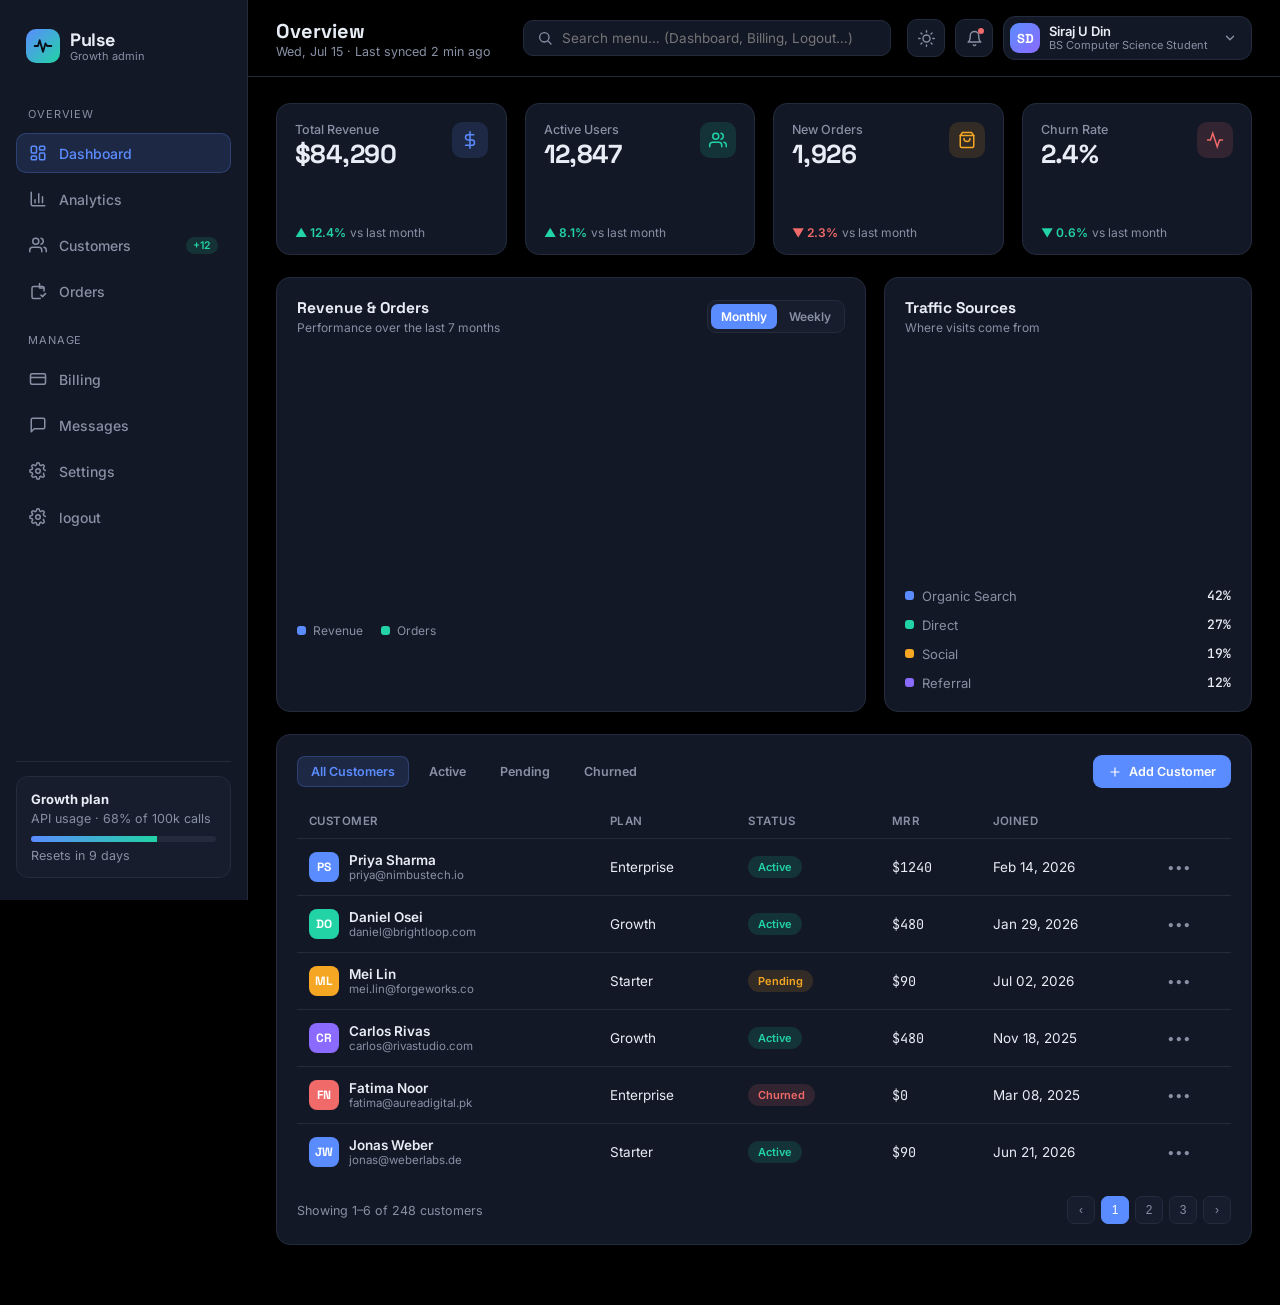
<file: index.html>
<!DOCTYPE html>
<html lang="en">
<head>
<meta charset="UTF-8">
<meta name="viewport" content="width=device-width, initial-scale=1.0">
<title>Pulse — Overview</title>
<link rel="preconnect" href="https://fonts.googleapis.com">
<link href="https://fonts.googleapis.com/css2?family=Space+Grotesk:wght@500;600;700&family=Inter:wght@400;500;600;700&family=JetBrains+Mono:wght@400;500&display=swap" rel="stylesheet">
<link rel="stylesheet" href="styles.css">
</head>


<body>

<div class="overlay" id="overlay"></div>

<div class="shell">
  <!-- ============ SIDEBAR ============ -->
  <aside class="sidebar" id="sidebar">
    <div class="brand">
      <div class="brand-mark">
        <svg viewBox="0 0 24 24" fill="none"><path d="M2 12h4l2-7 4 14 3-10 2 3h5" stroke="#0B0F19" stroke-width="2.2" stroke-linecap="round" stroke-linejoin="round"/></svg>
      </div>
      <div>
        <div class="brand-name">Pulse</div>
        <div class="brand-sub">Growth admin</div>
      </div>
    </div>

    <div class="nav-label">Overview</div>
    <a class="nav-item active" data-page="dashboard" href="dashboard.html" data-title="Overview" data-sub="Wed, Jul 15 · Last synced 2 min ago">
      <svg viewBox="0 0 24 24" fill="none" stroke="currentColor" stroke-width="2" stroke-linecap="round" stroke-linejoin="round"><rect x="3" y="3" width="7" height="9" rx="1.5"/><rect x="14" y="3" width="7" height="5" rx="1.5"/><rect x="14" y="12" width="7" height="9" rx="1.5"/><rect x="3" y="16" width="7" height="5" rx="1.5"/></svg>
      Dashboard
    </a>
    <a class="nav-item" data-page="analytics" href="analytics.html" data-title="Analytics" data-sub="Deep dive into traffic &amp; engagement">
      <svg viewBox="0 0 24 24" fill="none" stroke="currentColor" stroke-width="2" stroke-linecap="round" stroke-linejoin="round"><path d="M3 3v16a2 2 0 0 0 2 2h16"/><path d="M18 17V9M13 17V5M8 17v-4"/></svg>
      Analytics
    </a>
    <a class="nav-item" data-page="customers" href="customers.html" data-title="Customers" data-sub="248 total customers">
      <svg viewBox="0 0 24 24" fill="none" stroke="currentColor" stroke-width="2" stroke-linecap="round" stroke-linejoin="round"><path d="M17 21v-2a4 4 0 0 0-4-4H5a4 4 0 0 0-4 4v2"/><circle cx="9" cy="7" r="4"/><path d="M23 21v-2a4 4 0 0 0-3-3.87"/><path d="M16 3.13a4 4 0 0 1 0 7.75"/></svg>
      Customers
      <span class="badge">+12</span>
    </a>
    <a class="nav-item" data-page="orders" href="orders.html" data-title="Orders" data-sub="1,926 orders this month">
      <svg viewBox="0 0 24 24" fill="none" stroke="currentColor" stroke-width="2" stroke-linecap="round" stroke-linejoin="round"><path d="M20 12V8a2 2 0 0 0-2-2H6a2 2 0 0 0-2 2v12a2 2 0 0 0 2 2h9"/><path d="M14 2v6h6"/><path d="M16 17.5l2 2 4-4"/></svg>
      Orders
    </a>

    <div class="nav-label">Manage</div>
    <a class="nav-item" data-page="billing" href="billing.html" data-title="Billing" data-sub="Plan, invoices &amp; payment methods">
      <svg viewBox="0 0 24 24" fill="none" stroke="currentColor" stroke-width="2" stroke-linecap="round" stroke-linejoin="round"><rect x="2" y="5" width="20" height="14" rx="2"/><path d="M2 10h20"/></svg>
      Billing
    </a>
    <a class="nav-item" data-page="messages" href="messages.html" data-title="Messages" data-sub="4 unread conversations">
      <svg viewBox="0 0 24 24" fill="none" stroke="currentColor" stroke-width="2" stroke-linecap="round" stroke-linejoin="round"><path d="M21 15a2 2 0 0 1-2 2H7l-4 4V5a2 2 0 0 1 2-2h14a2 2 0 0 1 2 2z"/></svg>
      Messages
    </a>
    <a class="nav-item" data-page="settings" href="settings.html" data-title="Settings" data-sub="Workspace &amp; account preferences">
      <svg viewBox="0 0 24 24" fill="none" stroke="currentColor" stroke-width="2" stroke-linecap="round" stroke-linejoin="round"><circle cx="12" cy="12" r="3"/><path d="M19.4 15a1.65 1.65 0 0 0 .33 1.82l.06.06a2 2 0 1 1-2.83 2.83l-.06-.06a1.65 1.65 0 0 0-1.82-.33 1.65 1.65 0 0 0-1 1.51V21a2 2 0 0 1-4 0v-.09A1.65 1.65 0 0 0 9 19.4a1.65 1.65 0 0 0-1.82.33l-.06.06a2 2 0 1 1-2.83-2.83l.06-.06A1.65 1.65 0 0 0 4.6 15a1.65 1.65 0 0 0-1.51-1H3a2 2 0 0 1 0-4h.09A1.65 1.65 0 0 0 4.6 9a1.65 1.65 0 0 0-.33-1.82l-.06-.06a2 2 0 1 1 2.83-2.83l.06.06A1.65 1.65 0 0 0 9 4.6a1.65 1.65 0 0 0 1-1.51V3a2 2 0 0 1 4 0v.09a1.65 1.65 0 0 0 1 1.51 1.65 1.65 0 0 0 1.82-.33l.06-.06a2 2 0 1 1 2.83 2.83l-.06.06A1.65 1.65 0 0 0 19.4 9c.13.47.4.9.76 1.24.36.34.79.6 1.24.76.13 0 .25.09.36.16"/></svg>
      Settings
    </a>
      <a class="nav-item" data-page="settings" href="sign_in.html" data-title="logout" data-sub="Workspace &amp; account preferences">
      <svg viewBox="0 0 24 24" fill="none" stroke="currentColor" stroke-width="2" stroke-linecap="round" stroke-linejoin="round"><circle cx="12" cy="12" r="3"/><path d="M19.4 15a1.65 1.65 0 0 0 .33 1.82l.06.06a2 2 0 1 1-2.83 2.83l-.06-.06a1.65 1.65 0 0 0-1.82-.33 1.65 1.65 0 0 0-1 1.51V21a2 2 0 0 1-4 0v-.09A1.65 1.65 0 0 0 9 19.4a1.65 1.65 0 0 0-1.82.33l-.06.06a2 2 0 1 1-2.83-2.83l.06-.06A1.65 1.65 0 0 0 4.6 15a1.65 1.65 0 0 0-1.51-1H3a2 2 0 0 1 0-4h.09A1.65 1.65 0 0 0 4.6 9a1.65 1.65 0 0 0-.33-1.82l-.06-.06a2 2 0 1 1 2.83-2.83l.06.06A1.65 1.65 0 0 0 9 4.6a1.65 1.65 0 0 0 1-1.51V3a2 2 0 0 1 4 0v.09a1.65 1.65 0 0 0 1 1.51 1.65 1.65 0 0 0 1.82-.33l.06-.06a2 2 0 1 1 2.83 2.83l-.06.06A1.65 1.65 0 0 0 19.4 9c.13.47.4.9.76 1.24.36.34.79.6 1.24.76.13 0 .25.09.36.16"/></svg>
      logout
    </a>

    <div class="sidebar-footer">
      <div class="plan-card">
        <strong>Growth plan</strong>
        API usage · 68% of 100k calls
        <div class="plan-bar"><div></div></div>
        Resets in 9 days
      </div>
    </div>
  </aside>

  <!-- ============ MAIN ============ -->
  <div class="main">
    <header class="topbar">
      <button class="menu-btn" id="menuBtn" aria-label="Open menu">
        <svg viewBox="0 0 24 24" width="18" height="18" fill="none" stroke="currentColor" stroke-width="2" stroke-linecap="round"><path d="M3 6h18M3 12h18M3 18h18"/></svg>
      </button>
      <div>
        <div class="page-title" id="pageTitle">Overview</div>
        <div class="page-sub" id="pageSub">Wed, Jul 15 · Last synced 2 min ago</div>
      </div>

      <div class="search" id="searchWrap">
        <svg viewBox="0 0 24 24" fill="none" stroke="currentColor" stroke-width="2" stroke-linecap="round"><circle cx="11" cy="11" r="7"/><path d="m21 21-4.3-4.3"/></svg>
        <input type="text" id="menuSearchInput" autocomplete="off" placeholder="Search menu… (Dashboard, Billing, Logout…)">
        <div class="search-results" id="searchResults"></div>
      </div>

      <div class="topbar-actions">
        <!-- ===== THEME TOGGLE (instant switch) ===== -->
        <div class="theme-wrap" id="themeWrap">
          <button class="theme-toggle" id="themeToggle" aria-label="Toggle dark mode">
            <svg id="themeIcon" viewBox="0 0 24 24" fill="none" stroke="currentColor" stroke-width="2" stroke-linecap="round" stroke-linejoin="round"><path d="M21 12.79A9 9 0 1 1 11.21 3 7 7 0 0 0 21 12.79z"/></svg>
          </button>
        </div>

        <button class="icon-btn" aria-label="Notifications">
          <svg viewBox="0 0 24 24" fill="none" stroke="currentColor" stroke-width="2" stroke-linecap="round" stroke-linejoin="round"><path d="M18 8A6 6 0 0 0 6 8c0 7-3 9-3 9h18s-3-2-3-9"/><path d="M13.73 21a2 2 0 0 1-3.46 0"/></svg>
          <span class="dot"></span>
        </button>

        <!-- ===== PROFILE CHIP + DROPDOWN ===== -->
        <div class="profile-wrap" id="profileWrap">
          <div class="profile-chip" id="profileChip">
            <a href="profile.html" class="profile-chip-link" aria-label="Go to my profile">
              <div class="avatar">SD</div>
              <div>
                <div class="pname">Siraj U Din</div>
                <div class="prole">BS Computer Science Student</div>
              </div>
            </a>
            <button class="chip-caret-btn" id="chipCaretBtn" aria-label="Open account menu" type="button">
              <svg class="chip-caret" viewBox="0 0 24 24" fill="none" stroke="currentColor" stroke-width="2.4" stroke-linecap="round" stroke-linejoin="round"><path d="M6 9l6 6 6-6"/></svg>
            </button>
          </div>

          <div class="profile-menu" id="profileMenu">
            <div class="profile-menu-head">
              <div class="avatar">SD</div>
              <div>
                <div class="profile-menu-name">Siraj U Din</div>
                <div class="profile-menu-email">sirajudinrajper43@gmail.com</div>
              </div>
            </div>
            <div class="profile-menu-list">
              <a class="profile-menu-item" href="profile.html">
                <svg viewBox="0 0 24 24" fill="none" stroke="currentColor" stroke-width="2" stroke-linecap="round" stroke-linejoin="round"><path d="M20 21v-2a4 4 0 0 0-4-4H8a4 4 0 0 0-4 4v2"/><circle cx="12" cy="7" r="4"/></svg>
                My profile
              </a>
              <a class="profile-menu-item" href="settings.html">
                <svg viewBox="0 0 24 24" fill="none" stroke="currentColor" stroke-width="2" stroke-linecap="round" stroke-linejoin="round"><circle cx="12" cy="12" r="3"/><path d="M19.4 15a1.65 1.65 0 0 0 .33 1.82l.06.06a2 2 0 1 1-2.83 2.83l-.06-.06a1.65 1.65 0 0 0-1.82-.33 1.65 1.65 0 0 0-1 1.51V21a2 2 0 0 1-4 0v-.09A1.65 1.65 0 0 0 9 19.4a1.65 1.65 0 0 0-1.82.33l-.06.06a2 2 0 1 1-2.83-2.83l.06-.06A1.65 1.65 0 0 0 4.6 15a1.65 1.65 0 0 0-1.51-1H3a2 2 0 0 1 0-4h.09A1.65 1.65 0 0 0 4.6 9a1.65 1.65 0 0 0-.33-1.82l-.06-.06a2 2 0 1 1 2.83-2.83l.06.06A1.65 1.65 0 0 0 9 4.6a1.65 1.65 0 0 0 1-1.51V3a2 2 0 0 1 4 0v.09a1.65 1.65 0 0 0 1 1.51 1.65 1.65 0 0 0 1.82-.33l.06-.06a2 2 0 1 1 2.83 2.83l-.06.06A1.65 1.65 0 0 0 19.4 9c.13.47.4.9.76 1.24.36.34.79.6 1.24.76.13 0 .25.09.36.16"/></svg>
                Account settings
              </a>
              <a class="profile-menu-item" href="billing.html">
                <svg viewBox="0 0 24 24" fill="none" stroke="currentColor" stroke-width="2" stroke-linecap="round" stroke-linejoin="round"><rect x="2" y="5" width="20" height="14" rx="2"/><path d="M2 10h20"/></svg>
                Billing
              </a>
              <div class="profile-menu-divider"></div>
              <button class="profile-menu-item danger" data-action="logout">
                <svg viewBox="0 0 24 24" fill="none" stroke="currentColor" stroke-width="2" stroke-linecap="round" stroke-linejoin="round"><path d="M9 21H5a2 2 0 0 1-2-2V5a2 2 0 0 1 2-2h4"/><path d="M16 17l5-5-5-5"/><path d="M21 12H9"/></svg>
                Sign out
              </button>
            </div>
          </div>
        </div>
      </div>
    </header>

    <main class="content">

      <!-- ============ PAGE: DASHBOARD ============ -->
      <div class="page" data-page="dashboard">

        <section class="stats-grid">
          <div class="stat-card">
            <div class="stat-top">
              <div>
                <div class="stat-label">Total Revenue</div>
                <div class="stat-value">$84,290</div>
              </div>
              <div class="stat-icon" style="background:var(--accent-soft); color:var(--accent);">
                <svg viewBox="0 0 24 24" fill="none" stroke="currentColor" stroke-width="2" stroke-linecap="round"><path d="M12 1v22M17 5H9.5a3.5 3.5 0 0 0 0 7h5a3.5 3.5 0 0 1 0 7H6"/></svg>
              </div>
            </div>
            <canvas class="spark" id="spark1"></canvas>
            <div class="stat-delta up">▲ 12.4% <span style="color:var(--text-muted); font-weight:400;">vs last month</span></div>
          </div>

          <div class="stat-card">
            <div class="stat-top">
              <div>
                <div class="stat-label">Active Users</div>
                <div class="stat-value">12,847</div>
              </div>
              <div class="stat-icon" style="background:var(--good-soft); color:var(--good);">
                <svg viewBox="0 0 24 24" fill="none" stroke="currentColor" stroke-width="2" stroke-linecap="round"><path d="M17 21v-2a4 4 0 0 0-4-4H5a4 4 0 0 0-4 4v2"/><circle cx="9" cy="7" r="4"/><path d="M23 21v-2a4 4 0 0 0-3-3.87M16 3.13a4 4 0 0 1 0 7.75"/></svg>
              </div>
            </div>
            <canvas class="spark" id="spark2"></canvas>
            <div class="stat-delta up">▲ 8.1% <span style="color:var(--text-muted); font-weight:400;">vs last month</span></div>
          </div>

          <div class="stat-card">
            <div class="stat-top">
              <div>
                <div class="stat-label">New Orders</div>
                <div class="stat-value">1,926</div>
              </div>
              <div class="stat-icon" style="background:var(--warn-soft); color:var(--warn);">
                <svg viewBox="0 0 24 24" fill="none" stroke="currentColor" stroke-width="2" stroke-linecap="round"><path d="M6 2 3 6v14a2 2 0 0 0 2 2h14a2 2 0 0 0 2-2V6l-3-4z"/><path d="M3 6h18M16 10a4 4 0 0 1-8 0"/></svg>
              </div>
            </div>
            <canvas class="spark" id="spark3"></canvas>
            <div class="stat-delta down">▼ 2.3% <span style="color:var(--text-muted); font-weight:400;">vs last month</span></div>
          </div>

          <div class="stat-card">
            <div class="stat-top">
              <div>
                <div class="stat-label">Churn Rate</div>
                <div class="stat-value">2.4%</div>
              </div>
              <div class="stat-icon" style="background:var(--bad-soft); color:var(--bad);">
                <svg viewBox="0 0 24 24" fill="none" stroke="currentColor" stroke-width="2" stroke-linecap="round"><path d="M22 12h-4l-3 9L9 3l-3 9H2"/></svg>
              </div>
            </div>
            <canvas class="spark" id="spark4"></canvas>
            <div class="stat-delta up" style="color:var(--good)">▼ 0.6% <span style="color:var(--text-muted); font-weight:400;">vs last month</span></div>
          </div>
        </section>

        <section class="panels-grid">
          <div class="panel">
            <div class="panel-head">
              <div>
                <div class="panel-title">Revenue &amp; Orders</div>
                <div class="panel-sub">Performance over the last 7 months</div>
              </div>
              <div class="seg">
                <button class="active" data-range="m">Monthly</button>
                <button data-range="w">Weekly</button>
              </div>
            </div>
            <div class="chart-wrap"><canvas id="mainChart"></canvas></div>
            <div class="legend-row">
              <div class="legend-item"><span class="legend-dot" style="background:var(--accent)"></span>Revenue</div>
              <div class="legend-item"><span class="legend-dot" style="background:var(--good)"></span>Orders</div>
            </div>
          </div>

          <div class="panel">
            <div class="panel-head">
              <div>
                <div class="panel-title">Traffic Sources</div>
                <div class="panel-sub">Where visits come from</div>
              </div>
            </div>
            <div class="chart-wrap small"><canvas id="donutChart"></canvas></div>
            <div class="donut-stats">
              <div class="donut-stat-row"><span class="lbl"><span class="legend-dot" style="background:#5B8CFF"></span>Organic Search</span><span class="val">42%</span></div>
              <div class="donut-stat-row"><span class="lbl"><span class="legend-dot" style="background:#22D3A5"></span>Direct</span><span class="val">27%</span></div>
              <div class="donut-stat-row"><span class="lbl"><span class="legend-dot" style="background:#F5A623"></span>Social</span><span class="val">19%</span></div>
              <div class="donut-stat-row"><span class="lbl"><span class="legend-dot" style="background:#8B6BFF"></span>Referral</span><span class="val">12%</span></div>
            </div>
          </div>
        </section>

        <section class="table-panel">
          <div class="table-toolbar">
            <div class="tabs">
              <div class="tab active">All Customers</div>
              <div class="tab">Active</div>
              <div class="tab">Pending</div>
              <div class="tab">Churned</div>
            </div>
            <button class="btn-primary">
              <svg viewBox="0 0 24 24" fill="none" stroke="currentColor" stroke-width="2" stroke-linecap="round"><path d="M12 5v14M5 12h14"/></svg>
              Add Customer
            </button>
          </div>

          <div style="overflow-x:auto;">
          <table>
            <thead>
              <tr>
                <th>Customer</th>
                <th>Plan</th>
                <th>Status</th>
                <th>MRR</th>
                <th>Joined</th>
                <th></th>
              </tr>
            </thead>
            <tbody id="tableBody"></tbody>
          </table>
          </div>

          <div class="table-footer">
            <div>Showing 1–6 of 248 customers</div>
            <div class="pager">
              <button>‹</button>
              <button class="active">1</button>
              <button>2</button>
              <button>3</button>
              <button>›</button>
            </div>
          </div>
        </section>

      </div>


    </main>
  </div>
</div>

<script src="index.js" defer></script>
</body>
</html>
</file>
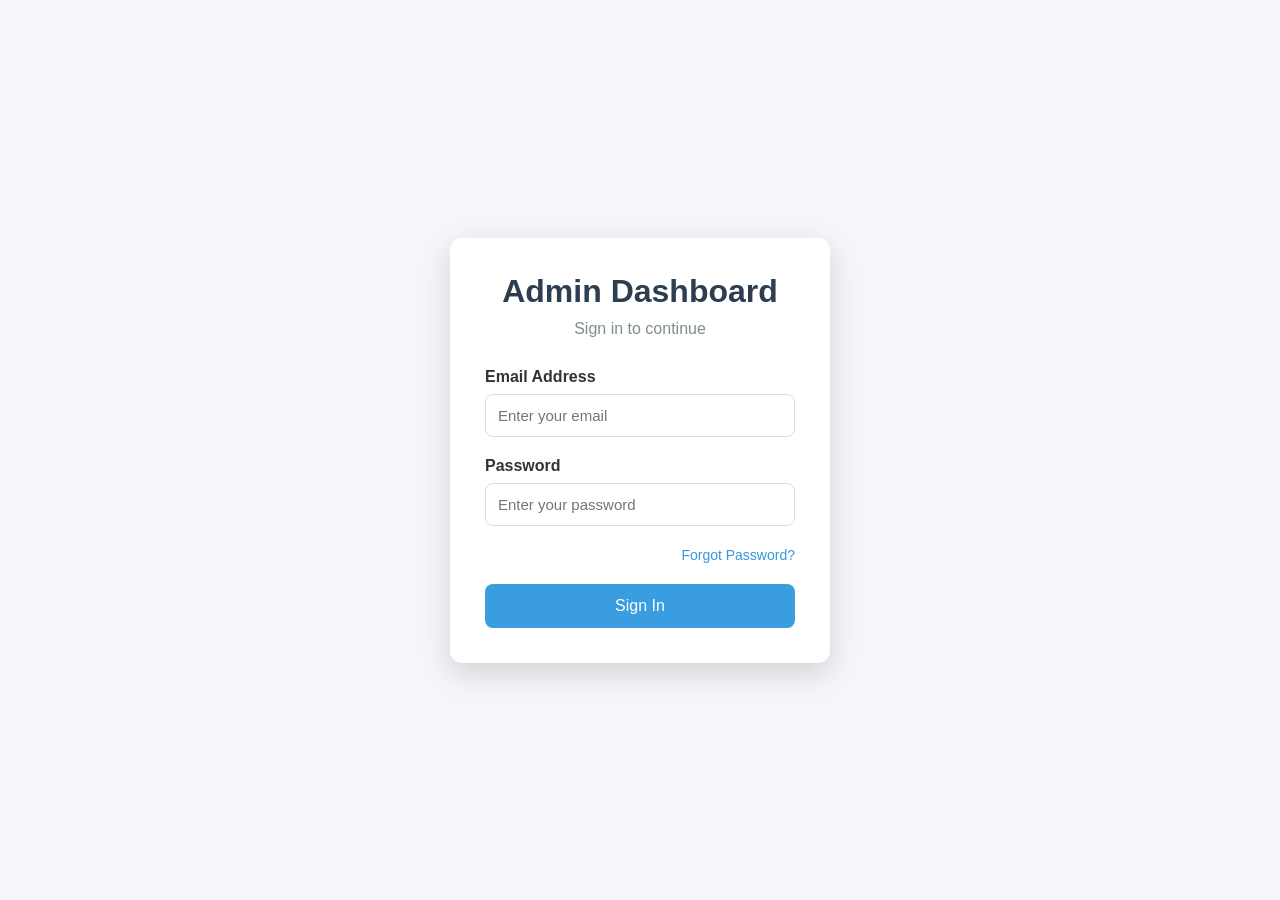
<file: sign_in.html>
<!DOCTYPE html>
<html lang="en">

<head>
    <meta charset="UTF-8">
    <meta name="viewport" content="width=device-width, initial-scale=1.0">
    <title>Dashboard Login</title>

    <link rel="stylesheet" href="sign_in.css">
</head>

<body>

    <div class="container">

        <form class="login-form" action="dashboard.html">

            <h1>Admin Dashboard</h1>

            <p class="subtitle">
                Sign in to continue
            </p>

            <div class="input-group">

                <label for="email">
                    Email Address
                </label>

                <input
                    type="email"
                    id="email"
                    name="email"
                    placeholder="Enter your email"
                    autocomplete="email"
                    required>

            </div>

            <div class="input-group">

                <label for="password">
                    Password
                </label>

                <input
                    type="password"
                    id="password"
                    name="password"
                    placeholder="Enter your password"
                    autocomplete="current-password"
                    required>

            </div>

            <div class="extra">

                <a href="#">
                    Forgot Password?
                </a>

            </div>

            <button type="submit">
                Sign In
            </button>

        </form>

    </div>

</body>

</html>
</file>
<file: styles.css>
:root{
    --bg:#000000;
    --surface:#131826;
    --surface-2:#171d2d;
    --border:#232b3d;
    --text:#E7ECF5;
    --text-muted:#8890a4;
    --accent:#5B8CFF;
    --accent-soft:rgba(91,140,255,0.14);
    --good:#22D3A5;
    --good-soft:rgba(34,211,165,0.14);
    --warn:#F5A623;
    --warn-soft:rgba(245,166,35,0.14);
    --bad:#F16A6A;
    --bad-soft:rgba(241,106,106,0.14);
    --radius:14px;
    --shadow:0 8px 24px rgba(0,0,0,0.35);
  }
  html[data-theme="light"]{
    --bg:#FFFFFF;
    --surface:#FFFFFF;
    --surface-2:#F7F9FC;
    --border:#E4E9F2;
    --text:#141A28;
    --text-muted:#6B7488;
    --accent:#3860E0;
    --accent-soft:rgba(56,96,224,0.10);
    --good:#0FA982;
    --good-soft:rgba(15,169,130,0.10);
    --warn:#C9820A;
    --warn-soft:rgba(201,130,10,0.10);
    --bad:#D14F4F;
    --bad-soft:rgba(209,79,79,0.10);
    --shadow:0 8px 24px rgba(20,26,40,0.08);
  }
  *{box-sizing:border-box; margin:0; padding:0;}
  body{
    font-family:'Inter', sans-serif;
    background:var(--bg);
    color:var(--text);
    min-height:100vh;
    transition:background .25s ease, color .25s ease;
    -webkit-font-smoothing:antialiased;
  }
  .mono{font-family:'JetBrains Mono', monospace;}
  .display{font-family:'Space Grotesk', sans-serif;}

  /* ---------- Layout shell ---------- */
  .shell{ display:grid; grid-template-columns:248px 1fr; min-height:100vh; }

  /* ---------- Sidebar ---------- */
  .sidebar{
    background:var(--surface);
    border-right:1px solid var(--border);
    padding:22px 16px;
    display:flex; flex-direction:column; gap:6px;
    position:sticky; top:0; height:100vh; overflow-y:auto;
    z-index:40;
  }
  .brand{
    display:flex; align-items:center; gap:10px;
    padding:6px 10px 22px 10px;
  }
  .brand-mark{
    width:34px; height:34px; border-radius:10px;
    background:linear-gradient(135deg, var(--accent), var(--good));
    position:relative; flex-shrink:0;
    display:flex; align-items:center; justify-content:center;
  }
  .brand-mark svg{ width:20px; height:20px; }
  .brand-name{ font-family:'Space Grotesk'; font-weight:700; font-size:18px; letter-spacing:-0.02em; }
  .brand-sub{ font-size:11px; color:var(--text-muted); margin-top:-2px; }

  .nav-label{
    font-size:11px; text-transform:uppercase; letter-spacing:.08em;
    color:var(--text-muted); padding:16px 12px 6px;
  }
  .nav-item{
    display:flex; align-items:center; gap:12px;
    padding:10px 12px; border-radius:10px;
    color:var(--text-muted); text-decoration:none;
    font-size:14px; font-weight:500;
    cursor:pointer; transition:all .15s ease;
    border:1px solid transparent;
  }
  .nav-item svg{ width:18px; height:18px; flex-shrink:0; }
  .nav-item:hover{ background:var(--surface-2); color:var(--text); }
  .nav-item.active{
    background:var(--accent-soft); color:var(--accent);
    border-color:rgba(91,140,255,0.25);
  }
  .nav-item .badge{
    margin-left:auto; background:var(--good-soft); color:var(--good);
    font-size:10.5px; font-weight:600; padding:2px 7px; border-radius:20px;
  }

  .sidebar-footer{
    margin-top:auto; padding-top:14px; border-top:1px solid var(--border);
  }
  .plan-card{
    background:var(--surface-2); border:1px solid var(--border);
    border-radius:12px; padding:14px; font-size:12.5px; color:var(--text-muted);
  }
  .plan-card strong{ color:var(--text); display:block; font-size:13px; margin-bottom:4px; }
  .plan-bar{ height:6px; border-radius:6px; background:var(--border); margin:10px 0 6px; overflow:hidden;}
  .plan-bar > div{ height:100%; width:68%; background:linear-gradient(90deg,var(--accent),var(--good)); }

  /* ---------- Main ---------- */
  .main{ display:flex; flex-direction:column; min-width:0; }

  .topbar{
    display:flex; align-items:center; gap:16px;
    padding:16px 28px; border-bottom:1px solid var(--border);
    background:var(--bg); position:sticky; top:0; z-index:30;
  }
  .menu-btn{
    display:none; background:var(--surface); border:1px solid var(--border);
    width:38px; height:38px; border-radius:9px; color:var(--text);
    align-items:center; justify-content:center; cursor:pointer;
  }
  .page-title{ font-family:'Space Grotesk'; font-size:20px; font-weight:700; }
  .page-sub{ font-size:12.5px; color:var(--text-muted); }

  .search{
    flex:1; max-width:380px; display:flex; align-items:center; gap:9px;
    background:var(--surface); border:1px solid var(--border);
    border-radius:10px; padding:9px 13px; color:var(--text-muted);
    margin-left:16px; position:relative;
  }
  .search svg{ width:16px; height:16px; flex-shrink:0; }
  .search input{
    background:none; border:none; outline:none; color:var(--text);
    font-size:13.5px; width:100%; font-family:inherit;
  }

  /* ---------- Menu search dropdown ---------- */
  .search-results{
    display:none; position:absolute; left:0; right:0; top:calc(100% + 8px);
    background:var(--surface); border:1px solid var(--border); border-radius:12px;
    box-shadow:var(--shadow); overflow:hidden; z-index:150;
  }
  .search-results.show{ display:block; }
  .search-result-item{
    display:flex; align-items:center; gap:10px; padding:10px 14px;
    font-size:13.5px; color:var(--text); cursor:pointer; text-decoration:none;
  }
  .search-result-item svg{ width:15px; height:15px; color:var(--text-muted); flex-shrink:0; }
  .search-result-item:hover, .search-result-item.active{ background:var(--surface-2); }
  .search-result-item.danger{ color:var(--bad); }
  .search-result-item.danger svg{ color:var(--bad); }
  .search-result-divider{ height:1px; background:var(--border); margin:4px 0; }
  .search-result-empty{
    padding:14px; font-size:13px; color:var(--text-muted); text-align:center;
  }

  .topbar-actions{ display:flex; align-items:center; gap:10px; margin-left:auto; }
  .icon-btn{
    width:38px; height:38px; border-radius:10px;
    background:var(--surface); border:1px solid var(--border);
    display:flex; align-items:center; justify-content:center;
    color:var(--text-muted); cursor:pointer; position:relative;
    transition:all .15s ease;
  }
  .icon-btn:hover{ color:var(--text); border-color:var(--accent); }
  .icon-btn svg{ width:17px; height:17px; }
  .dot{ position:absolute; top:8px; right:8px; width:6px; height:6px; border-radius:50%; background:var(--bad); }

  /* ---- profile chip + dropdown ---- */
  .profile-wrap{ position:relative; }
  .profile-chip{
    display:flex; align-items:center; gap:9px; padding:6px 12px 6px 6px;
    border:1px solid var(--border); border-radius:12px; background:var(--surface);
    cursor:pointer; transition:border-color .15s ease, background .15s ease;
  }
  .profile-chip:hover{ border-color:var(--accent); }
  .profile-chip.open{ border-color:var(--accent); background:var(--surface-2); }
  .profile-chip-link{ display:flex; align-items:center; gap:9px; text-decoration:none; color:inherit; }
  .chip-caret-btn{
    display:flex; align-items:center; justify-content:center;
    background:none; border:none; padding:2px; margin-left:2px; cursor:pointer;
  }
  .profile-menu-item{ text-decoration:none; }
  .avatar{
    width:30px; height:30px; border-radius:9px;
    background:linear-gradient(135deg,#5B8CFF,#8B6BFF);
    display:flex; align-items:center; justify-content:center;
    font-family:'Space Grotesk'; font-weight:700; font-size:13px; color:#fff;
    flex-shrink:0;
  }
  .profile-chip .pname{ font-size:13px; font-weight:600; line-height:1.2; }
  .profile-chip .prole{ font-size:11px; color:var(--text-muted); line-height:1.2; }
  .chip-caret{ width:14px; height:14px; color:var(--text-muted); margin-left:2px; transition:transform .18s ease; flex-shrink:0; }
  .profile-chip.open .chip-caret{ transform:rotate(180deg); }

  .profile-menu{
    position:absolute; top:calc(100% + 10px); right:0; width:270px;
    background:var(--surface); border:1px solid var(--border); border-radius:14px;
    box-shadow:var(--shadow); z-index:60; overflow:hidden;
    opacity:0; visibility:hidden; transform:translateY(-6px) scale(.98);
    transition:opacity .15s ease, transform .15s ease, visibility .15s ease;
  }
  .profile-menu.show{ opacity:1; visibility:visible; transform:translateY(0) scale(1); }
  .profile-menu-head{ display:flex; align-items:center; gap:12px; padding:16px; border-bottom:1px solid var(--border); }
  .profile-menu-head .avatar{ width:40px; height:40px; font-size:15px; border-radius:11px; }
  .profile-menu-name{ font-weight:700; font-size:14px; }
  .profile-menu-email{ font-size:11.5px; color:var(--text-muted); margin-top:1px; }
  .profile-menu-list{ padding:6px; display:flex; flex-direction:column; gap:2px; }
  .profile-menu-item{
    display:flex; align-items:center; gap:11px; padding:9px 10px; border-radius:9px;
    font-size:13px; font-weight:500; color:var(--text); cursor:pointer; border:none;
    background:none; width:100%; text-align:left; font-family:inherit;
  }
  .profile-menu-item svg{ width:16px; height:16px; color:var(--text-muted); flex-shrink:0; }
  .profile-menu-item:hover{ background:var(--surface-2); }
  .profile-menu-item.danger{ color:var(--bad); }
  .profile-menu-item.danger svg{ color:var(--bad); }
  .profile-menu-divider{ height:1px; background:var(--border); margin:6px 4px; }

  /* ---- theme dropdown (opens like a menu when clicking dark-mode toggle) ---- */
  .theme-wrap{ position:relative; }
  .theme-menu{
    position:absolute; top:calc(100% + 10px); right:0; width:190px;
    background:var(--surface); border:1px solid var(--border); border-radius:14px;
    box-shadow:var(--shadow); z-index:60; overflow:hidden; padding:6px;
    opacity:0; visibility:hidden; transform:translateY(-6px) scale(.98);
    transition:opacity .15s ease, transform .15s ease, visibility .15s ease;
  }
  .theme-menu.show{ opacity:1; visibility:visible; transform:translateY(0) scale(1); }
  .theme-menu-item{
    display:flex; align-items:center; gap:10px; padding:9px 10px; border-radius:9px;
    font-size:13px; font-weight:500; color:var(--text); cursor:pointer; border:none;
    background:none; width:100%; text-align:left; font-family:inherit;
  }
  .theme-menu-item svg{ width:16px; height:16px; color:var(--text-muted); flex-shrink:0; }
  .theme-menu-item:hover{ background:var(--surface-2); }
  .theme-menu-item.active{ background:var(--accent-soft); color:var(--accent); }
  .theme-menu-item.active svg{ color:var(--accent); }

  .content{ padding:26px 28px 60px; display:flex; flex-direction:column; gap:22px; }

  /* ---------- Pages ---------- */
  .page{ display:flex; flex-direction:column; gap:22px; animation:fadeIn .25s ease; }
  .page[hidden]{ display:none; }
  @keyframes fadeIn{ from{ opacity:0; transform:translateY(4px);} to{ opacity:1; transform:translateY(0);} }

  /* ---------- Stat cards ---------- */
  .stats-grid{
    display:grid; grid-template-columns:repeat(4, 1fr); gap:18px;
  }
  .stat-card{
    background:var(--surface); border:1px solid var(--border);
    border-radius:var(--radius); padding:18px 18px 14px;
    display:flex; flex-direction:column; gap:10px;
    transition:transform .15s ease, border-color .15s ease;
  }
  .stat-card:hover{ transform:translateY(-2px); border-color:var(--accent); }
  .stat-top{ display:flex; align-items:flex-start; justify-content:space-between; }
  .stat-icon{
    width:36px; height:36px; border-radius:10px;
    display:flex; align-items:center; justify-content:center;
  }
  .stat-icon svg{ width:18px; height:18px; }
  .stat-label{ font-size:12.5px; color:var(--text-muted); font-weight:500; }
  .stat-value{ font-family:'Space Grotesk'; font-size:26px; font-weight:700; letter-spacing:-0.02em; }
  .stat-delta{ font-size:12px; font-weight:600; display:flex; align-items:center; gap:4px; }
  .stat-delta.up{ color:var(--good); }
  .stat-delta.down{ color:var(--bad); }
  .spark{ width:100%; height:34px; }

  /* ---------- Panels / charts ---------- */
  .panels-grid{ display:grid; grid-template-columns:1.6fr 1fr; gap:18px; align-items:stretch; }
  .panel{
    background:var(--surface); border:1px solid var(--border);
    border-radius:var(--radius); padding:20px;
    display:flex; flex-direction:column; gap:14px;
  }
  .panel-head{ display:flex; align-items:center; justify-content:space-between; gap:12px; }
  .panel-title{ font-family:'Space Grotesk'; font-size:15.5px; font-weight:700; }
  .panel-sub{ font-size:12px; color:var(--text-muted); margin-top:2px; }
  .seg{
    display:flex; background:var(--surface-2); border:1px solid var(--border);
    border-radius:9px; padding:3px; gap:2px;
  }
  .seg button{
    border:none; background:none; color:var(--text-muted); font-size:12px;
    font-weight:600; padding:5px 10px; border-radius:7px; cursor:pointer; font-family:inherit;
  }
  .seg button.active{ background:var(--accent); color:#fff; }
  .chart-wrap{ position:relative; height:260px; }
  .chart-wrap.small{ height:220px; }

  .legend-row{ display:flex; gap:18px; flex-wrap:wrap; }
  .legend-item{ display:flex; align-items:center; gap:7px; font-size:12px; color:var(--text-muted); }
  .legend-dot{ width:9px; height:9px; border-radius:3px; }

  .donut-stats{ display:flex; flex-direction:column; gap:12px; margin-top:4px; }
  .donut-stat-row{ display:flex; align-items:center; justify-content:space-between; font-size:13px; }
  .donut-stat-row .lbl{ display:flex; align-items:center; gap:8px; color:var(--text-muted); }
  .donut-stat-row .val{ font-family:'JetBrains Mono'; font-weight:500; }

  /* ---------- Table ---------- */
  .table-panel{
    background:var(--surface); border:1px solid var(--border);
    border-radius:var(--radius); padding:20px; display:flex; flex-direction:column; gap:16px;
  }
  .table-toolbar{ display:flex; align-items:center; justify-content:space-between; gap:12px; flex-wrap:wrap; }
  .tabs{ display:flex; gap:6px; }
  .tab{
    font-size:12.5px; font-weight:600; padding:7px 13px; border-radius:8px;
    color:var(--text-muted); cursor:pointer; border:1px solid transparent;
  }
  .tab.active{ background:var(--accent-soft); color:var(--accent); border-color:rgba(91,140,255,.25); }
  .btn-primary{
    background:var(--accent); color:#fff; border:none; font-weight:600; font-size:12.5px;
    padding:9px 15px; border-radius:9px; cursor:pointer; font-family:inherit;
    display:flex; align-items:center; gap:7px;
  }
  .btn-primary svg{ width:14px; height:14px; }

  table{ width:100%; border-collapse:collapse; }
  thead th{
    text-align:left; font-size:11.5px; text-transform:uppercase; letter-spacing:.04em;
    color:var(--text-muted); font-weight:600; padding:10px 12px; border-bottom:1px solid var(--border);
    white-space:nowrap;
  }
  tbody td{
    padding:13px 12px; font-size:13.5px; border-bottom:1px solid var(--border); white-space:nowrap;
  }
  tbody tr:last-child td{ border-bottom:none; }
  tbody tr{ transition:background .12s ease; }
  tbody tr:hover{ background:var(--surface-2); }
  .cust{ display:flex; align-items:center; gap:10px; }
  .cust-avatar{
    width:30px; height:30px; border-radius:8px; flex-shrink:0;
    display:flex; align-items:center; justify-content:center;
    font-family:'Space Grotesk'; font-weight:700; font-size:12px; color:#fff;
  }
  .cust-name{ font-weight:600; font-size:13.5px; }
  .cust-email{ font-size:11.5px; color:var(--text-muted); }
  .pill{
    font-size:11px; font-weight:600; padding:4px 10px; border-radius:20px; display:inline-block;
  }
  .pill.active{ background:var(--good-soft); color:var(--good); }
  .pill.pending{ background:var(--warn-soft); color:var(--warn); }
  .pill.churned{ background:var(--bad-soft); color:var(--bad); }
  .pill.fulfilled{ background:var(--good-soft); color:var(--good); }
  .pill.refunded{ background:var(--bad-soft); color:var(--bad); }
  .pill.paid{ background:var(--good-soft); color:var(--good); }
  .amount{ font-family:'JetBrains Mono'; }
  .row-actions{ color:var(--text-muted); cursor:pointer; }

  .table-footer{ display:flex; align-items:center; justify-content:space-between; font-size:12.5px; color:var(--text-muted); }
  .pager{ display:flex; gap:6px; }
  .pager button{
    width:28px; height:28px; border-radius:7px; border:1px solid var(--border); background:var(--surface-2);
    color:var(--text-muted); font-size:12px; cursor:pointer;
  }
  .pager button.active{ background:var(--accent); color:#fff; border-color:var(--accent); }

  /* ---------- Messages list ---------- */
  .msg-row{
    display:flex; align-items:center; gap:12px; padding:13px 6px; border-bottom:1px solid var(--border);
    cursor:pointer; border-radius:10px; transition:background .12s ease;
  }
  .msg-row:last-child{ border-bottom:none; }
  .msg-row:hover{ background:var(--surface-2); }
  .msg-row .cust-avatar{ width:36px; height:36px; font-size:13px; }
  .msg-body{ flex:1; min-width:0; }
  .msg-top-row{ display:flex; align-items:center; justify-content:space-between; gap:8px; }
  .msg-name{ font-weight:600; font-size:13.5px; }
  .msg-time{ font-size:11px; color:var(--text-muted); flex-shrink:0; }
  .msg-preview{ font-size:12.5px; color:var(--text-muted); overflow:hidden; text-overflow:ellipsis; white-space:nowrap; }
  .msg-row.unread .msg-name::after{
    content:''; display:inline-block; width:7px; height:7px; border-radius:50%;
    background:var(--accent); margin-left:8px; vertical-align:middle;
  }

  /* ---------- Toggle switch (dark mode) ---------- */
  .theme-toggle{
    width:38px; height:38px; border-radius:10px; background:var(--surface); border:1px solid var(--border);
    display:flex; align-items:center; justify-content:center; cursor:pointer; color:var(--text-muted);
  }
  .theme-toggle svg{ width:17px; height:17px; }

  /* ---------- Overlay for mobile sidebar ---------- */
  .overlay{ display:none; position:fixed; inset:0; background:rgba(0,0,0,.5); z-index:35; }

  /* ---------- Profile page ---------- */
  .profile-page-grid{ display:grid; grid-template-columns:280px 1fr; gap:18px; align-items:start; }
  .profile-card{
    background:var(--surface); border:1px solid var(--border); border-radius:var(--radius);
    padding:26px 20px; display:flex; flex-direction:column; align-items:center; text-align:center; gap:6px;
  }
  .profile-card .avatar{ width:72px; height:72px; font-size:24px; border-radius:18px; margin-bottom:10px; }
  .profile-card-name{ font-family:'Space Grotesk'; font-weight:700; font-size:17px; }
  .profile-card-role{ font-size:12.5px; color:var(--text-muted); }
  .profile-card-tag{ margin-top:10px; }
  .kv-row{ display:flex; justify-content:space-between; padding:10px 0; border-bottom:1px solid var(--border); font-size:13.5px; }
  .kv-row:last-child{ border-bottom:none; }
  .kv-row .k{ color:var(--text-muted); }

  /* ---------- Verified badge ---------- */
  .verified-btn{
    display:inline-flex; align-items:center; gap:5px; margin-top:10px;
    background:var(--accent-soft); color:var(--accent); border:1px solid transparent;
    border-radius:999px; padding:5px 12px; font-size:11.5px; font-weight:600;
    cursor:pointer; font-family:'Inter', sans-serif; transition:border-color .15s ease, transform .15s ease;
  }
  .verified-btn:hover{ border-color:var(--accent); transform:translateY(-1px); }
  .verified-btn svg{ width:13px; height:13px; flex-shrink:0; }

  /* ---------- Social links row ---------- */
  .social-row{ display:flex; gap:8px; margin-top:12px; }
  .social-link{
    display:flex; align-items:center; justify-content:center;
    width:32px; height:32px; border-radius:9px;
    background:var(--surface-2); border:1px solid var(--border);
    color:var(--text-muted); transition:color .15s ease, border-color .15s ease;
  }
  .social-link:hover{ color:var(--accent); border-color:var(--accent); }
  .social-link svg{ width:16px; height:16px; }

  /* ---------- Team grid (extra profiles) ---------- */
  .team-section{ margin-top:18px; }
  .team-section-head{ margin-bottom:14px; }
  .team-grid{ display:grid; grid-template-columns:repeat(3,1fr); gap:18px; }
  @media (max-width: 1180px){ .team-grid{ grid-template-columns:repeat(2,1fr); } }
  @media (max-width: 640px){ .team-grid{ grid-template-columns:1fr; } }

  /* ---------- Verified modal ---------- */
  .verify-modal-overlay{
    display:none; position:fixed; inset:0; background:rgba(6,9,16,0.55);
    backdrop-filter:blur(2px); z-index:200; align-items:center; justify-content:center; padding:20px;
  }
  .verify-modal-overlay.show{ display:flex; }
  .verify-modal{
    background:var(--surface); border:1px solid var(--border); border-radius:var(--radius);
    max-width:360px; width:100%; padding:26px 24px; text-align:center; box-shadow:var(--shadow);
    animation:verifyPop .18s ease;
  }
  @keyframes verifyPop{ from{ transform:scale(.96); opacity:0; } to{ transform:scale(1); opacity:1; } }
  .verify-modal-icon{
    width:52px; height:52px; border-radius:50%; background:var(--good-soft); color:var(--good);
    display:flex; align-items:center; justify-content:center; margin:0 auto 14px;
  }
  .verify-modal-icon svg{ width:26px; height:26px; }
  .verify-modal-title{ font-family:'Space Grotesk'; font-weight:700; font-size:16px; margin-bottom:6px; }
  .verify-modal-text{ font-size:13px; color:var(--text-muted); line-height:1.5; margin-bottom:18px; }
  .verify-modal-close{
    background:var(--accent); color:#fff; border:none; border-radius:10px;
    padding:10px 22px; font-size:13.5px; font-weight:600; cursor:pointer; font-family:'Inter', sans-serif;
  }
  .verify-modal-close:hover{ opacity:.9; }

  /* ---------- Responsive ---------- */
  @media (max-width: 1180px){
    .stats-grid{ grid-template-columns:repeat(2,1fr); }
    .panels-grid{ grid-template-columns:1fr; }
    .profile-page-grid{ grid-template-columns:1fr; }
  }
  @media (max-width: 980px){
    .shell{ grid-template-columns:1fr; }
    .sidebar{
      position:fixed; left:0; top:0; width:250px; transform:translateX(-100%);
      transition:transform .25s ease; box-shadow:var(--shadow);
    }
    .sidebar.open{ transform:translateX(0); }
    .menu-btn{ display:flex; }
    .overlay.show{ display:block; }
    .search{ display:none; }
  }
  @media (max-width: 720px){
    .stats-grid{ grid-template-columns:1fr; }
    .topbar{ padding:14px 16px; }
    .content{ padding:18px 16px 40px; }
    .profile-chip .pname, .profile-chip .prole{ display:none; }
    .profile-chip{ padding:6px; }
    .profile-menu{ right:-10px; width:260px; }
    .theme-menu{ right:-10px; }
    thead{ display:none; }
    table, tbody, tr, td{ display:block; width:100%; }
    tbody tr{ border-bottom:1px solid var(--border); padding:10px 0; }
    tbody td{ border:none; padding:4px 0; display:flex; justify-content:space-between; gap:10px; }
    tbody td::before{ content:attr(data-label); color:var(--text-muted); font-size:11.5px; font-weight:600; }
  }
</file>
<file: sign_in.css>
*{
    margin:0;
    padding:0;
    box-sizing:border-box;
    font-family:Arial, Helvetica, sans-serif;
}

body{
    background:#f4f6f9;

    display:flex;
    justify-content:center;
    align-items:center;

    height:100vh;
}

.container{
    width:100%;
    display:flex;
    justify-content:center;
    align-items:center;
}

.login-form{

    width:380px;

    background:#ffffff;

    padding:35px;

    border-radius:12px;

    box-shadow:0 10px 30px rgba(0,0,0,0.15);

}

.login-form h1{

    text-align:center;

    margin-bottom:10px;

    color:#2c3e50;

}

.subtitle{

    text-align:center;

    color:#7f8c8d;

    margin-bottom:30px;

}

.input-group{

    margin-bottom:20px;

}

.input-group label{

    display:block;

    margin-bottom:8px;

    font-weight:bold;

    color:#333;

}

.input-group input{

    width:100%;

    padding:12px;

    border:1px solid #dcdcdc;

    border-radius:8px;

    font-size:15px;

    outline:none;

    transition:0.3s;

}

.input-group input:focus{

    border-color:#3498db;

    box-shadow:0 0 5px rgba(52,152,219,0.3);

}

.extra{

    text-align:right;

    margin-bottom:20px;

}

.extra a{

    text-decoration:none;

    color:#3498db;

    font-size:14px;

}

.extra a:hover{

    text-decoration:underline;

}

button{

    width:100%;

    padding:13px;

    background:#3a9ddf;

    color:white;

    border:none;

    border-radius:8px;

    font-size:16px;

    cursor:pointer;

    transition:0.3s;

}

button:hover{

    background:#2980b9;

}
</file>
